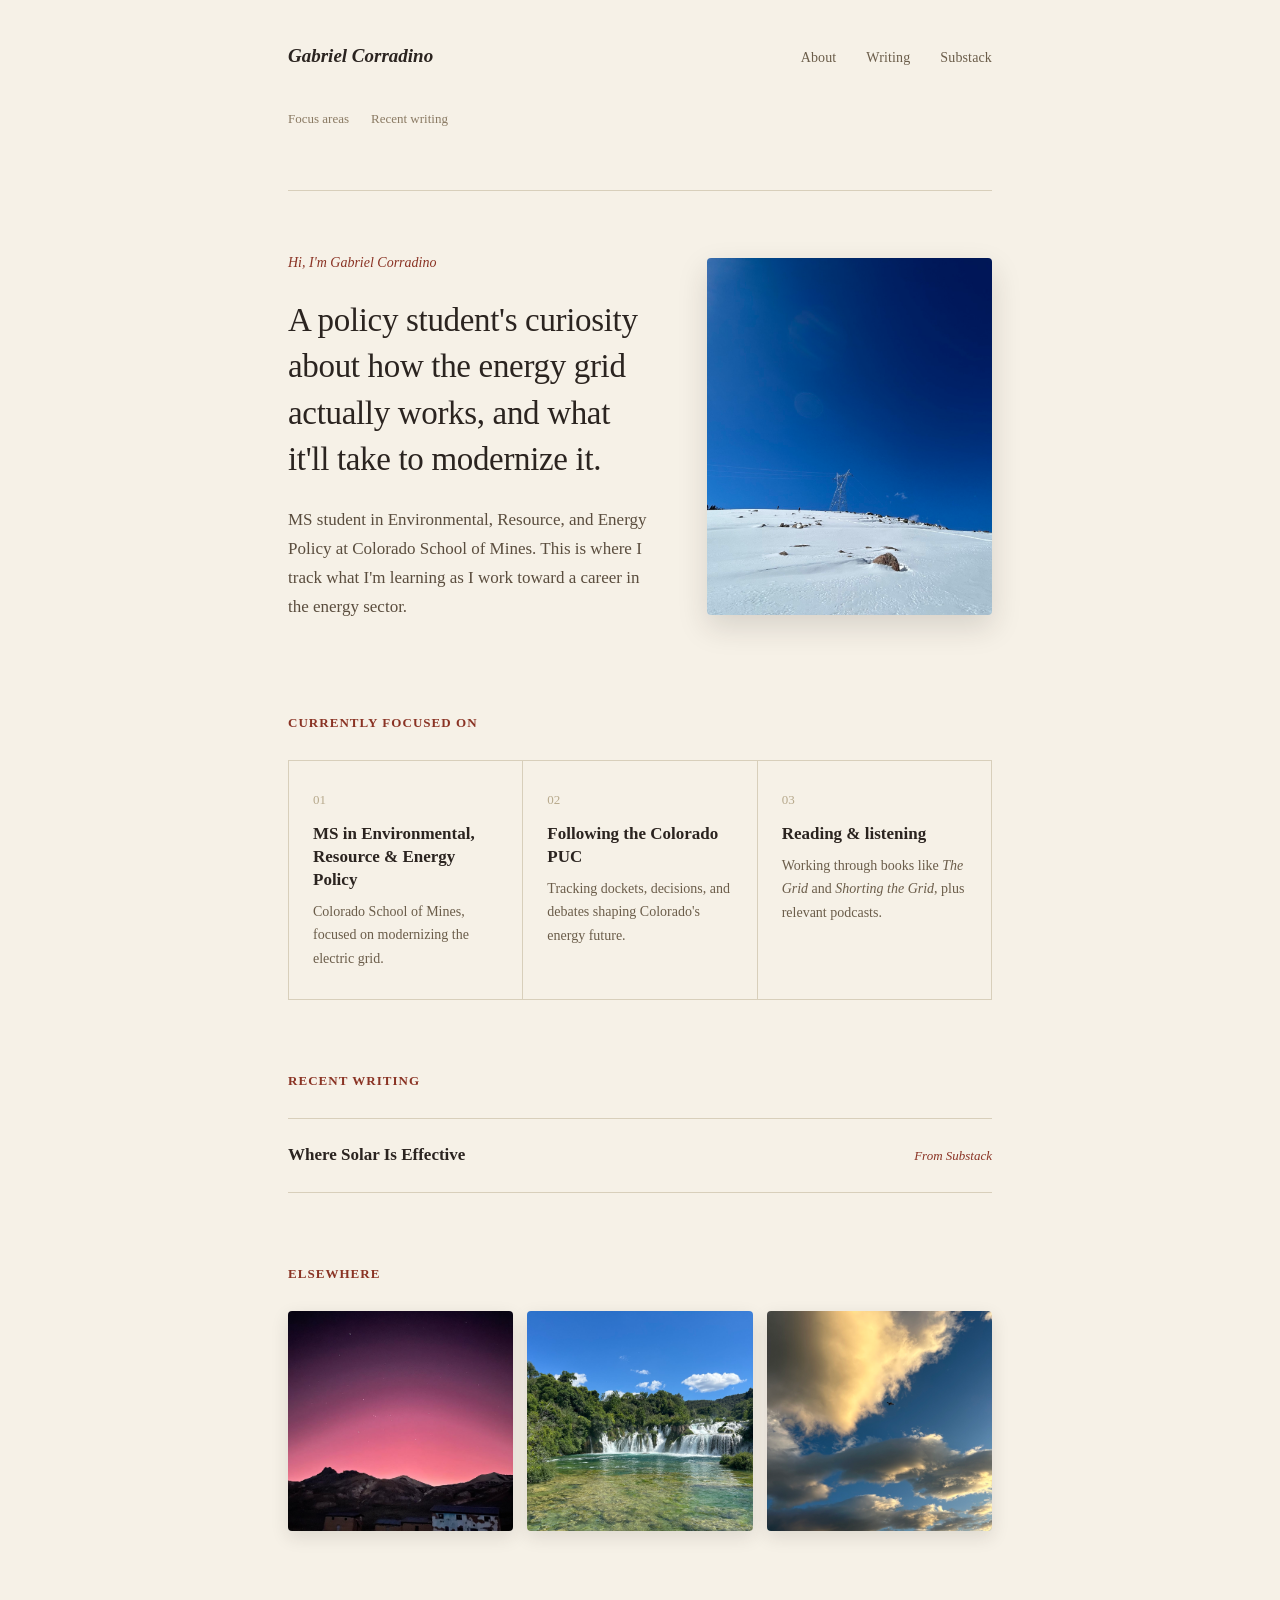
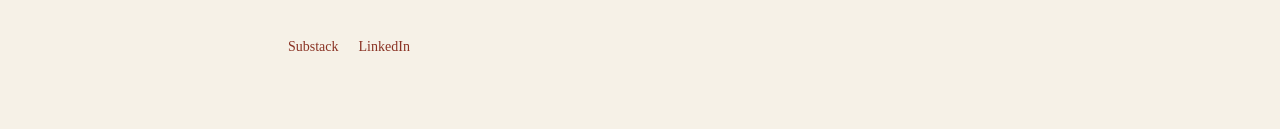
<file: index.html>
<!DOCTYPE html>
<html lang="en">
<head>
<meta charset="UTF-8">
<meta name="viewport" content="width=device-width, initial-scale=1.0">
<title>Gabriel Corradino</title>
<link rel="stylesheet" href="assets/style.css">
</head>
<body>
<div class="wrap">
  <nav>
    <a class="brand" href="index.html">Gabriel Corradino</a>
    <div class="links">
      <a href="about.html">About</a>
      <a href="posts/index.html">Writing</a>
      <a href="https://substack.com/@gabrielcorradino" target="_blank" rel="noopener">Substack</a>
    </div>
  </nav>
  <div class="subnav">
    <a href="#focus">Focus areas</a>
    <a href="#writing">Recent writing</a>
  </div>

  <div class="hero">
    <div class="hero-text">
      <div class="eyebrow">Hi, I'm Gabriel Corradino</div>
      <h1>A policy student's curiosity about how the energy grid actually works, and what it'll take to modernize it.</h1>
      <p>MS student in Environmental, Resource, and Energy Policy at Colorado School of Mines. This is where I track what I'm learning as I work toward a career in the energy sector.</p>
    </div>
    <div class="hero-image">
      <img src="assets/images/energy-skiing.jpg" alt="Backcountry skiing near a transmission line in the Colorado mountains">
    </div>
  </div>

  <section id="focus">
    <h2>Currently Focused On</h2>
    <div class="focus-grid">
      <div class="focus-card">
        <div class="count">01</div>
        <h3>MS in Environmental, Resource &amp; Energy Policy</h3>
        <p>Colorado School of Mines, focused on modernizing the electric grid.</p>
      </div>
      <div class="focus-card">
        <div class="count">02</div>
        <h3>Following the Colorado PUC</h3>
        <p>Tracking dockets, decisions, and debates shaping Colorado's energy future.</p>
      </div>
      <div class="focus-card">
        <div class="count">03</div>
        <h3>Reading &amp; listening</h3>
        <p>Working through books like <em>The Grid</em> and <em>Shorting the Grid</em>, plus relevant podcasts.</p>
      </div>
    </div>
  </section>

  <section id="writing">
    <h2>Recent Writing</h2>
    <div class="posts">
      <a class="post" href="posts/why-solar-isnt-the-answer.html"><span class="title">Where Solar Is Effective</span><span class="date">From Substack</span></a>
    </div>
  </section>

  <section>
    <h2>Elsewhere</h2>
    <div class="photo-strip">
      <figure>
        <img src="assets/images/sunset-mountains.jpg" alt="Pink sunset over mountains">
      </figure>
      <figure>
        <img src="assets/images/croatia-waterfall.jpg" alt="Waterfalls in Krka National Park, Croatia">
      </figure>
      <figure>
        <img src="assets/images/clouds-plane.jpg" alt="Small plane flying between clouds">
      </figure>
    </div>
  </section>

  <footer>
    <a href="https://substack.com/@gabrielcorradino" target="_blank" rel="noopener">Substack</a>
    <a href="https://www.linkedin.com/in/gabriel-corradino-7b0187227/" target="_blank" rel="noopener">LinkedIn</a>
  </footer>
</div>
</body>
</html>
</file>
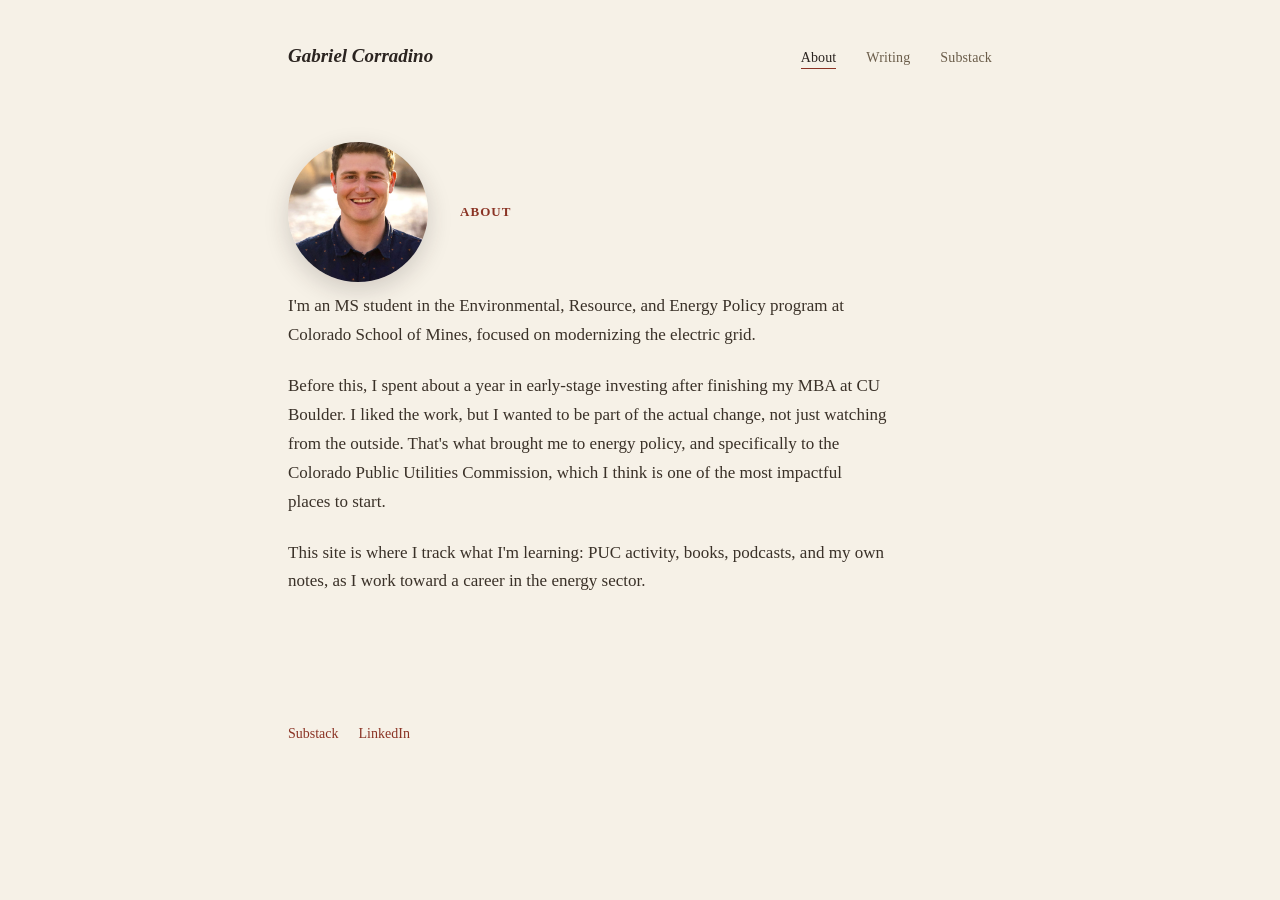
<file: about.html>
<!DOCTYPE html>
<html lang="en">
<head>
<meta charset="UTF-8">
<meta name="viewport" content="width=device-width, initial-scale=1.0">
<title>About | Gabriel Corradino</title>
<link rel="stylesheet" href="assets/style.css">
</head>
<body>
<div class="wrap">
  <nav>
    <a class="brand" href="index.html">Gabriel Corradino</a>
    <div class="links">
      <a href="about.html" class="active">About</a>
      <a href="posts/index.html">Writing</a>
      <a href="https://substack.com/@gabrielcorradino" target="_blank" rel="noopener">Substack</a>
    </div>
  </nav>

  <section>
    <div class="about-header">
      <div class="about-photo">
        <img src="assets/images/headshot.jpg" alt="Gabriel Corradino">
      </div>
      <h2 style="margin-bottom: 0;">About</h2>
    </div>
    <div class="about-body">
      <p>I'm an MS student in the Environmental, Resource, and Energy Policy program at Colorado School of Mines, focused on modernizing the electric grid.</p>
      <p>Before this, I spent about a year in early-stage investing after finishing my MBA at CU Boulder. I liked the work, but I wanted to be part of the actual change, not just watching from the outside. That's what brought me to energy policy, and specifically to the Colorado Public Utilities Commission, which I think is one of the most impactful places to start.</p>
      <p>This site is where I track what I'm learning: PUC activity, books, podcasts, and my own notes, as I work toward a career in the energy sector.</p>
    </div>
  </section>

  <footer>
    <a href="https://substack.com/@gabrielcorradino" target="_blank" rel="noopener">Substack</a>
    <a href="https://www.linkedin.com/in/gabriel-corradino-7b0187227/" target="_blank" rel="noopener">LinkedIn</a>
  </footer>
</div>
</body>
</html>
</file>
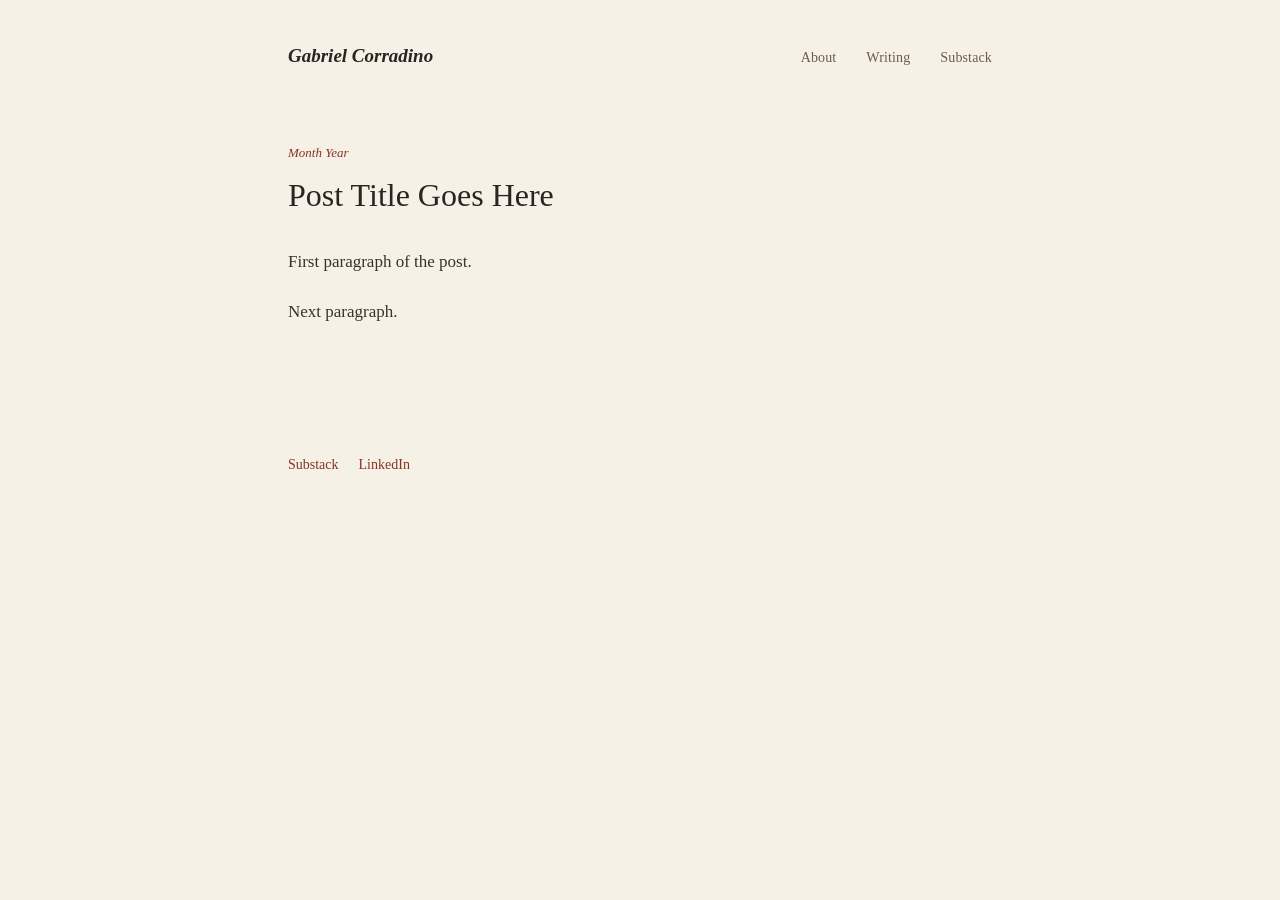
<file: posts/template.html>
<!DOCTYPE html>
<html lang="en">
<head>
<meta charset="UTF-8">
<meta name="viewport" content="width=device-width, initial-scale=1.0">
<title>Post Title | Gabriel Corradino</title>
<link rel="stylesheet" href="../assets/style.css">
</head>
<body>
<div class="wrap">
  <nav>
    <a class="brand" href="../index.html">Gabriel Corradino</a>
    <div class="links">
      <a href="../about.html">About</a>
      <a href="index.html">Writing</a>
      <a href="https://substack.com/@gabrielcorradino" target="_blank" rel="noopener">Substack</a>
    </div>
  </nav>

  <section style="padding-top: 50px;">
    <article class="post-body">
      <span class="date">Month Year</span>
      <h1>Post Title Goes Here</h1>
      <p>First paragraph of the post.</p>
      <p>Next paragraph.</p>
    </article>
  </section>

  <footer>
    <a href="https://substack.com/@gabrielcorradino" target="_blank" rel="noopener">Substack</a>
    <a href="https://www.linkedin.com/in/gabriel-corradino-7b0187227/" target="_blank" rel="noopener">LinkedIn</a>
  </footer>
</div>
</body>
</html>
</file>
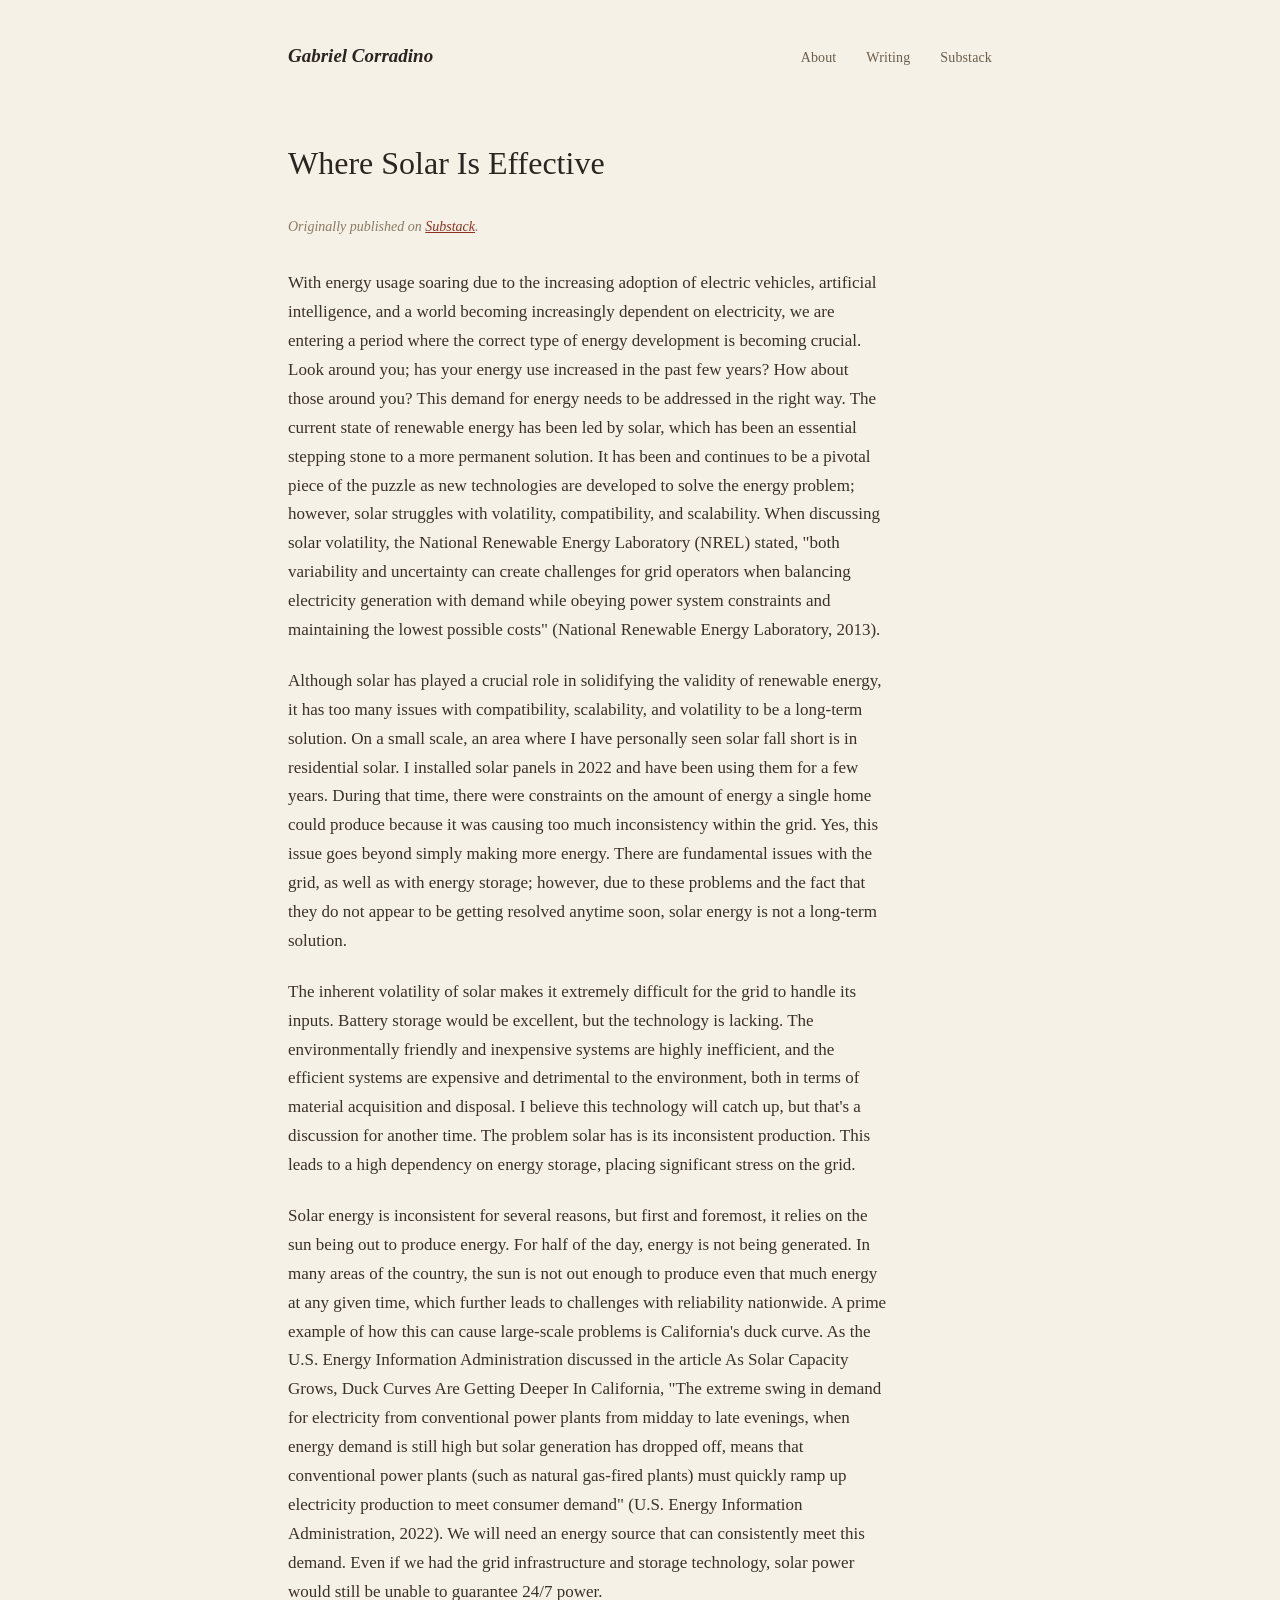
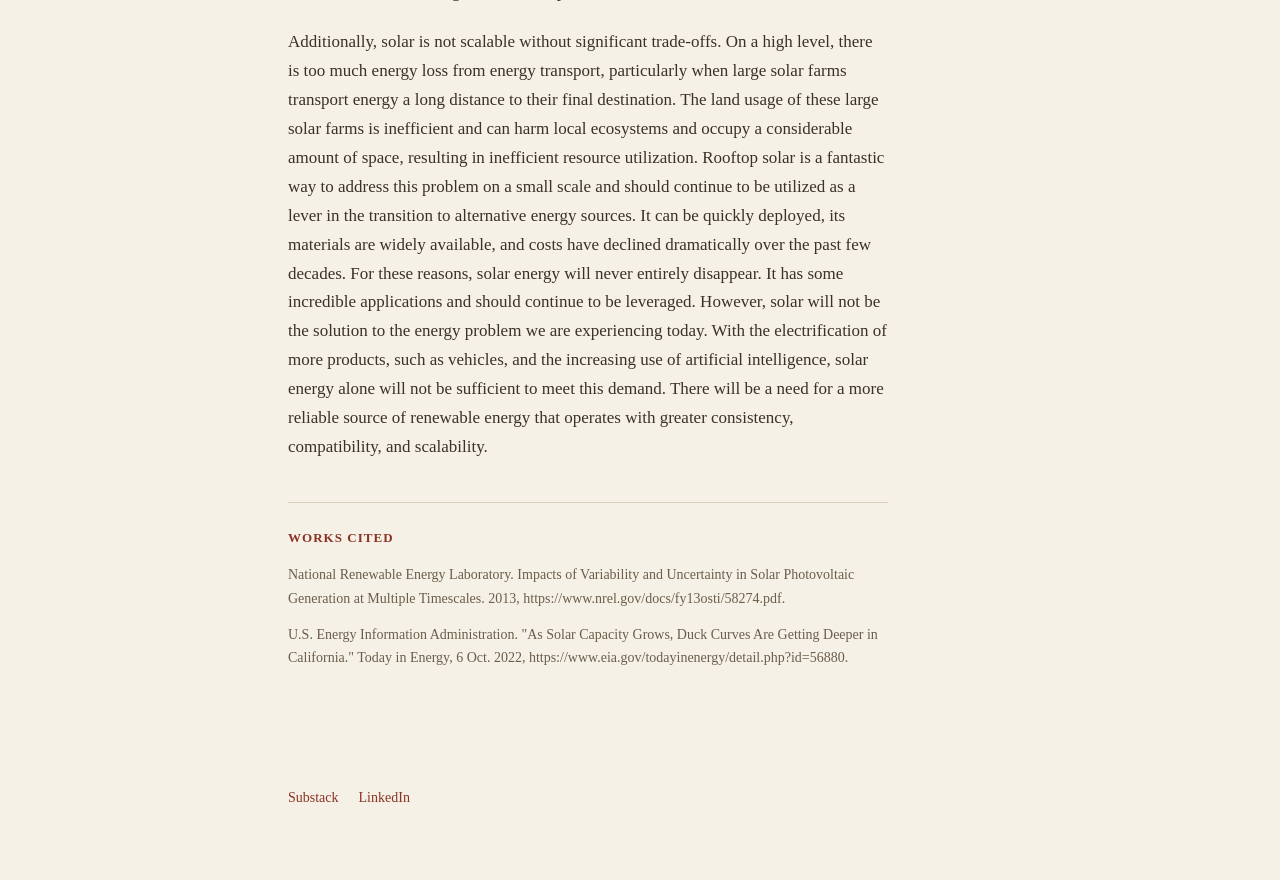
<file: posts/why-solar-isnt-the-answer.html>
<!DOCTYPE html>
<html lang="en">
<head>
<meta charset="UTF-8">
<meta name="viewport" content="width=device-width, initial-scale=1.0">
<title>Where Solar Is Effective | Gabriel Corradino</title>
<link rel="stylesheet" href="../assets/style.css">
</head>
<body>
<div class="wrap">
  <nav>
    <a class="brand" href="../index.html">Gabriel Corradino</a>
    <div class="links">
      <a href="../about.html">About</a>
      <a href="index.html">Writing</a>
      <a href="https://substack.com/@gabrielcorradino" target="_blank" rel="noopener">Substack</a>
    </div>
  </nav>

  <section style="padding-top: 50px;">
    <article class="post-body">
      <h1>Where Solar Is Effective</h1>
      <div class="source-note">Originally published on <a href="https://substack.com/@gabrielcorradino/p-163854345" target="_blank" rel="noopener">Substack</a>.</div>

      <p>With energy usage soaring due to the increasing adoption of electric vehicles, artificial intelligence, and a world becoming increasingly dependent on electricity, we are entering a period where the correct type of energy development is becoming crucial. Look around you; has your energy use increased in the past few years? How about those around you? This demand for energy needs to be addressed in the right way. The current state of renewable energy has been led by solar, which has been an essential stepping stone to a more permanent solution. It has been and continues to be a pivotal piece of the puzzle as new technologies are developed to solve the energy problem; however, solar struggles with volatility, compatibility, and scalability. When discussing solar volatility, the National Renewable Energy Laboratory (NREL) stated, "both variability and uncertainty can create challenges for grid operators when balancing electricity generation with demand while obeying power system constraints and maintaining the lowest possible costs" (National Renewable Energy Laboratory, 2013).</p>

      <p>Although solar has played a crucial role in solidifying the validity of renewable energy, it has too many issues with compatibility, scalability, and volatility to be a long-term solution. On a small scale, an area where I have personally seen solar fall short is in residential solar. I installed solar panels in 2022 and have been using them for a few years. During that time, there were constraints on the amount of energy a single home could produce because it was causing too much inconsistency within the grid. Yes, this issue goes beyond simply making more energy. There are fundamental issues with the grid, as well as with energy storage; however, due to these problems and the fact that they do not appear to be getting resolved anytime soon, solar energy is not a long-term solution.</p>

      <p>The inherent volatility of solar makes it extremely difficult for the grid to handle its inputs. Battery storage would be excellent, but the technology is lacking. The environmentally friendly and inexpensive systems are highly inefficient, and the efficient systems are expensive and detrimental to the environment, both in terms of material acquisition and disposal. I believe this technology will catch up, but that's a discussion for another time. The problem solar has is its inconsistent production. This leads to a high dependency on energy storage, placing significant stress on the grid.</p>

      <p>Solar energy is inconsistent for several reasons, but first and foremost, it relies on the sun being out to produce energy. For half of the day, energy is not being generated. In many areas of the country, the sun is not out enough to produce even that much energy at any given time, which further leads to challenges with reliability nationwide. A prime example of how this can cause large-scale problems is California's duck curve. As the U.S. Energy Information Administration discussed in the article As Solar Capacity Grows, Duck Curves Are Getting Deeper In California, "The extreme swing in demand for electricity from conventional power plants from midday to late evenings, when energy demand is still high but solar generation has dropped off, means that conventional power plants (such as natural gas-fired plants) must quickly ramp up electricity production to meet consumer demand" (U.S. Energy Information Administration, 2022). We will need an energy source that can consistently meet this demand. Even if we had the grid infrastructure and storage technology, solar power would still be unable to guarantee 24/7 power.</p>

      <p>Additionally, solar is not scalable without significant trade-offs. On a high level, there is too much energy loss from energy transport, particularly when large solar farms transport energy a long distance to their final destination. The land usage of these large solar farms is inefficient and can harm local ecosystems and occupy a considerable amount of space, resulting in inefficient resource utilization. Rooftop solar is a fantastic way to address this problem on a small scale and should continue to be utilized as a lever in the transition to alternative energy sources. It can be quickly deployed, its materials are widely available, and costs have declined dramatically over the past few decades. For these reasons, solar energy will never entirely disappear. It has some incredible applications and should continue to be leveraged. However, solar will not be the solution to the energy problem we are experiencing today. With the electrification of more products, such as vehicles, and the increasing use of artificial intelligence, solar energy alone will not be sufficient to meet this demand. There will be a need for a more reliable source of renewable energy that operates with greater consistency, compatibility, and scalability.</p>

      <div class="works-cited">
        <h2>Works Cited</h2>
        <p>National Renewable Energy Laboratory. Impacts of Variability and Uncertainty in Solar Photovoltaic Generation at Multiple Timescales. 2013, https://www.nrel.gov/docs/fy13osti/58274.pdf.</p>
        <p>U.S. Energy Information Administration. "As Solar Capacity Grows, Duck Curves Are Getting Deeper in California." Today in Energy, 6 Oct. 2022, https://www.eia.gov/todayinenergy/detail.php?id=56880.</p>
      </div>
    </article>
  </section>

  <footer>
    <a href="https://substack.com/@gabrielcorradino" target="_blank" rel="noopener">Substack</a>
    <a href="https://www.linkedin.com/in/gabriel-corradino-7b0187227/" target="_blank" rel="noopener">LinkedIn</a>
  </footer>
</div>
</body>
</html>
</file>
<file: assets/style.css>
* { margin: 0; padding: 0; box-sizing: border-box; }

body {
  font-family: "Iowan Old Style", "Palatino Linotype", Georgia, "Times New Roman", serif;
  color: #2b2420;
  background: #f6f1e7;
  line-height: 1.7;
}

.wrap { max-width: 760px; margin: 0 auto; padding: 0 28px; }

nav {
  padding: 40px 0 20px;
  display: flex;
  justify-content: space-between;
  align-items: baseline;
}
nav .brand { font-size: 19px; font-weight: 600; font-style: italic; text-decoration: none; color: inherit; }
nav .links a {
  color: #6b5d4a;
  text-decoration: none;
  margin-left: 26px;
  font-size: 14px;
  letter-spacing: 0.01em;
}
nav .links a:hover, nav .links a.active { color: #2b2420; }
nav .links a { position: relative; }
nav .links a::after {
  content: ""; position: absolute; left: 0; right: 0; bottom: -4px;
  height: 1px; background: #8a3324;
  transform: scaleX(0); transform-origin: left;
  transition: transform 0.25s ease;
}
nav .links a:hover::after, nav .links a.active::after { transform: scaleX(1); }

.subnav {
  padding: 16px 0 60px;
  border-bottom: 1px solid #d8cfbb;
  font-size: 13px;
  color: #8a7a63;
  display: flex; gap: 22px;
}
.subnav a { color: #8a7a63; text-decoration: none; }
.subnav a:hover, .subnav a.active { color: #8a3324; }

.hero {
  padding: 60px 0 90px;
  display: flex;
  align-items: center;
  gap: 48px;
}
.hero-text { flex: 1.3; max-width: 480px; }
.hero .eyebrow {
  font-size: 14px;
  font-style: italic;
  color: #8a3324;
  margin-bottom: 22px;
}
.hero h1 {
  font-size: 33px;
  font-weight: 500;
  line-height: 1.4;
  letter-spacing: -0.01em;
}
.hero h1 em { font-style: italic; color: #8a3324; }
.hero p {
  margin-top: 24px;
  font-size: 17px;
  color: #5a4d3e;
}
.hero-image { flex: 1; border-radius: 4px; overflow: hidden; box-shadow: 0 12px 30px rgba(43, 36, 32, 0.15); }
.hero-image img { width: 100%; height: 100%; object-fit: cover; display: block; aspect-ratio: 4/5; }

.photo-strip {
  display: grid;
  grid-template-columns: repeat(3, 1fr);
  gap: 14px;
  margin-top: 8px;
}
.photo-strip figure { margin: 0; border-radius: 4px; overflow: hidden; box-shadow: 0 6px 18px rgba(43, 36, 32, 0.12); }
.photo-strip img {
  width: 100%; height: 220px; object-fit: cover; display: block;
  transition: transform 0.4s ease;
}
.photo-strip figure:hover img { transform: scale(1.06); }
.photo-strip figcaption {
  font-size: 12px; color: #8a7a63; padding: 8px 2px 0; font-style: italic;
}

.about-header {
  display: flex;
  align-items: center;
  gap: 32px;
  padding-top: 50px;
  margin-bottom: 10px;
}
.about-photo {
  width: 140px; height: 140px; border-radius: 50%;
  overflow: hidden; flex-shrink: 0;
  box-shadow: 0 8px 24px rgba(43, 36, 32, 0.18);
}
.about-photo img { width: 100%; height: 100%; object-fit: cover; display: block; }

section { padding-bottom: 70px; }
h2 {
  font-size: 13px;
  text-transform: uppercase;
  letter-spacing: 0.08em;
  color: #8a3324;
  margin-bottom: 26px;
}

.focus-grid {
  display: grid;
  grid-template-columns: repeat(3, 1fr);
  gap: 1px;
  background: #d8cfbb;
  border: 1px solid #d8cfbb;
}
.focus-card {
  background: #f6f1e7;
  padding: 28px 24px;
}
.focus-card .count { font-size: 13px; color: #b7a98c; margin-bottom: 12px; }
.focus-card h3 { font-size: 17px; font-weight: 600; margin-bottom: 8px; line-height: 1.35; }
.focus-card p { font-size: 14px; color: #6b5d4a; }

.posts { display: flex; flex-direction: column; }
.post {
  padding: 22px 0;
  border-top: 1px solid #d8cfbb;
  text-decoration: none; color: inherit;
  display: flex; justify-content: space-between; align-items: baseline; gap: 20px;
}
.post:last-child { border-bottom: 1px solid #d8cfbb; }
.post .title { font-size: 17px; font-weight: 600; transition: transform 0.2s ease; display: inline-block; }
.post:hover .title { transform: translateX(4px); }
.post .date { font-size: 13px; font-style: italic; color: #8a3324; flex-shrink: 0; white-space: nowrap; }

.empty-state {
  padding: 30px 0;
  border-top: 1px solid #d8cfbb;
  border-bottom: 1px solid #d8cfbb;
  color: #6b5d4a;
  font-size: 15px;
  font-style: italic;
}
.empty-state a { color: #8a3324; }

.about-body { max-width: 600px; }
.about-body p { font-size: 17px; color: #3a3128; margin-bottom: 22px; }

article.post-body { max-width: 600px; }
article.post-body .date { display: block; font-size: 13px; font-style: italic; color: #8a3324; margin-bottom: 10px; }
article.post-body h1 { font-size: 32px; font-weight: 500; margin-bottom: 30px; line-height: 1.35; }
article.post-body p { font-size: 17px; color: #3a3128; margin-bottom: 22px; }
article.post-body .works-cited { margin-top: 40px; padding-top: 24px; border-top: 1px solid #d8cfbb; }
article.post-body .works-cited h2 { margin-bottom: 14px; }
article.post-body .works-cited p { font-size: 14px; color: #6b5d4a; margin-bottom: 12px; }
article.post-body .source-note { font-size: 14px; font-style: italic; color: #8a7a63; margin-bottom: 30px; }
article.post-body .source-note a { color: #8a3324; }

footer {
  padding: 34px 0 70px;
  font-size: 14px;
  color: #8a7a63;
  display: flex; gap: 20px;
}
footer a { color: #8a3324; text-decoration: none; }

@media (max-width: 600px) {
  .focus-grid { grid-template-columns: 1fr; }
  .hero h1 { font-size: 28px; }
}
</file>
